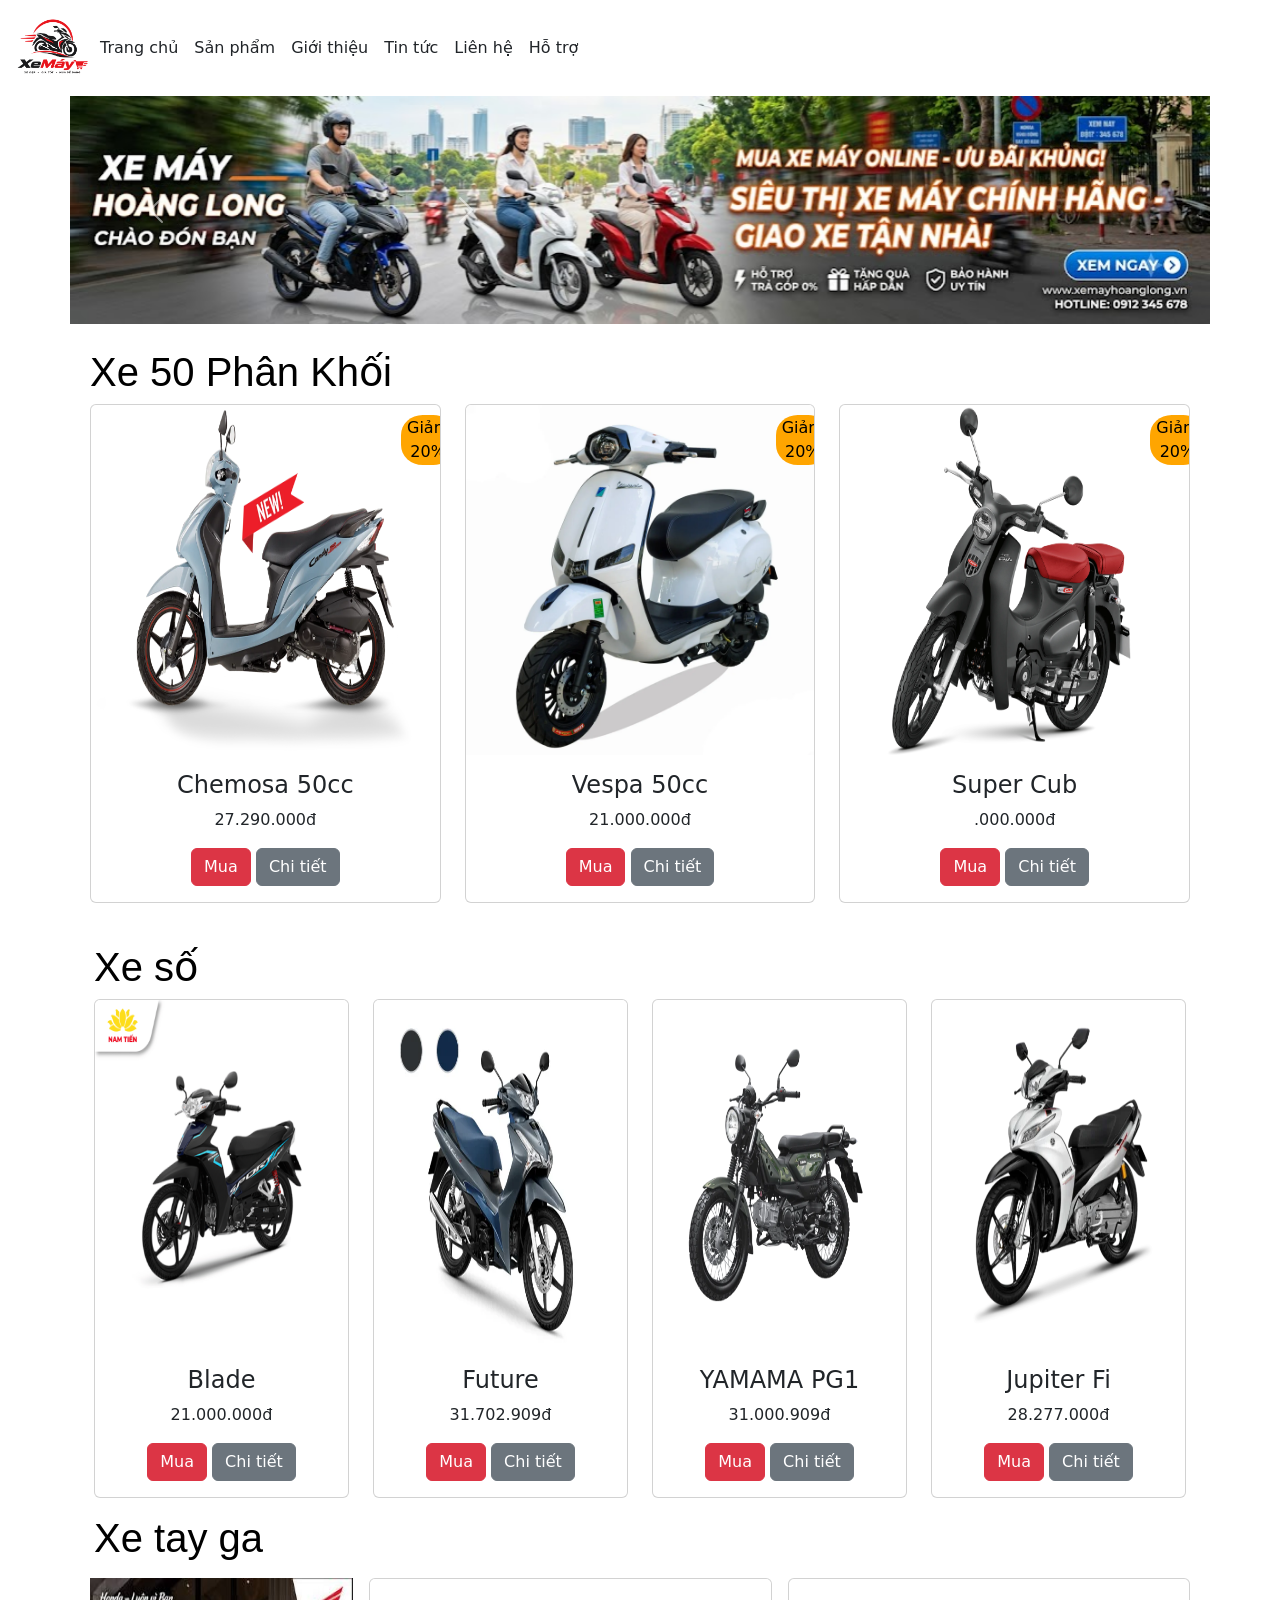
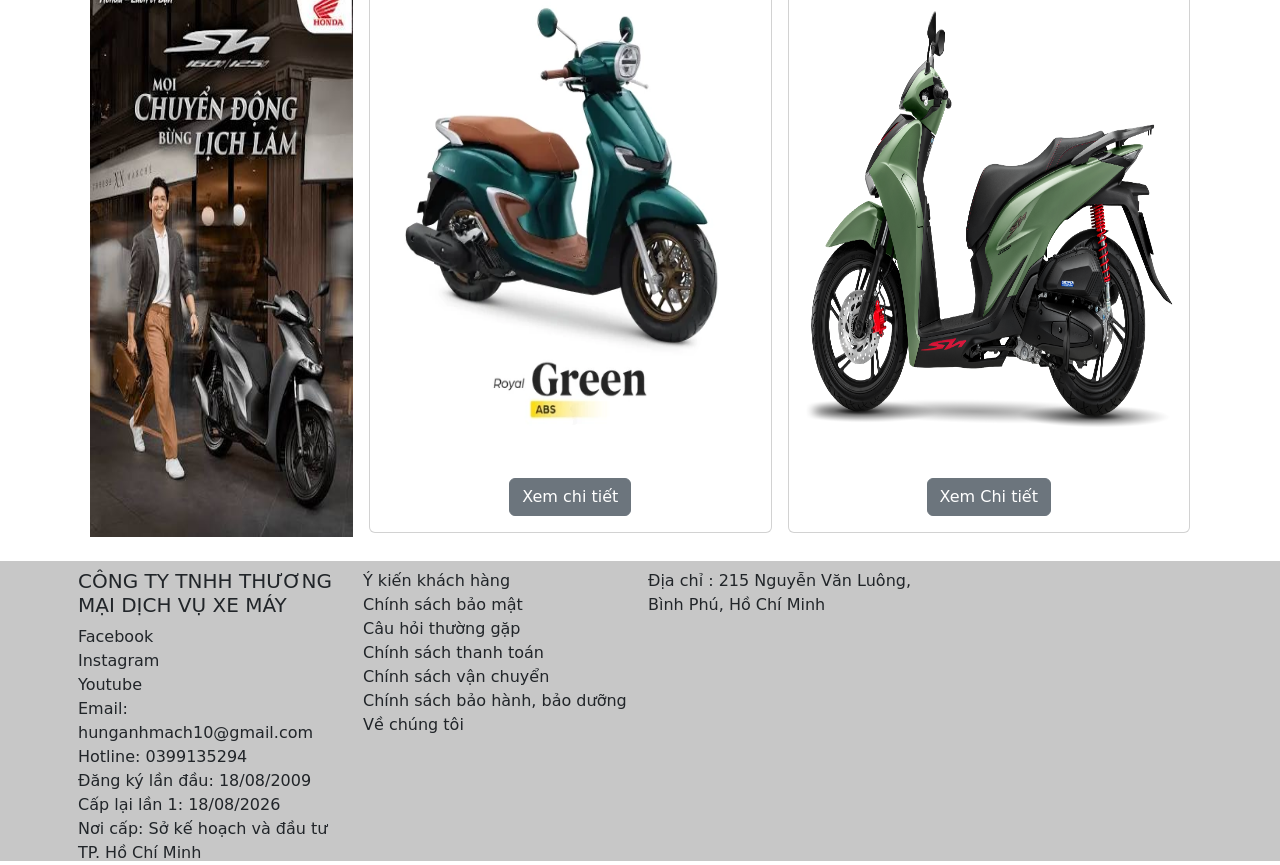
<file: index.html>
<!DOCTYPE html>
<html lang="en">

<head>
  <meta charset="UTF-8">
  <meta http-equiv="X-UA-Compatible" content="IE=edge">
  <meta name="viewport" content="width=device-width, initial-scale=1.0">
  <link href="https://cdn.jsdelivr.net/npm/bootstrap@5.3.8/dist/css/bootstrap.min.css" rel="stylesheet">
  <script src="https://cdn.jsdelivr.net/npm/bootstrap@5.3.8/dist/js/bootstrap.bundle.min.js"></script>
  <link rel="stylesheet" href="css/1.css">
  <title>Chi tiết</title>
</head>

<style>
  .maunen {
    background-color: rgb(199, 199, 199);
  }

  .fbn img {
    width: 100%;
    height: 100%;
  }

  .cha {
    position: relative;
  }

  

  .con {
    position: absolute;
    left: 35%;
    top: 40%;
    font-family: Arial, Helvetica, sans-serif;
  }

  .card img {
    height: 350px;
  }

  .container h1 {
    font-family: Arial, Helvetica, sans-serif;
    color: rgb(0, 0, 0);
  }

  button {
    position: absolute;
    top: 10px;
    left: 310px;
    background-color: orange;
    border: 0;
    padding: 5 10px;
    border-radius: 40%;
    font-weight:500 ;
  }
</style>

<body>

  <div class="container-fluid p-0">
    <nav class="navbar navbar-expand-sm text navbar-dark m2">
      <div class="container-fluid">
        <header style="height: 80px;" class=" d-flex align-items-center m-0 cha">
          <img src="image/logo.png" style="height:80px;">
        
          <button class="navbar-toggler" type="button" data-bs-toggle="collapse" data-bs-target="#collapsibleNavbar">
            <span class="navbar-toggler-icon"></span>
          </button>
          <div class="collapse navbar-collapse" id="collapsibleNavbar">
            <ul class="navbar-nav">
               <li class="nav-item">
                <a class="nav-link text-dark" href="index.html">Trang chủ</a>
              </li>
              <li class="nav-item">
                <a class="nav-link text-dark" href="sanpham.html">Sản phẩm</a>
              </li>
              <li class="nav-item">
                <a class="nav-link text-dark" href="info.html">Giới thiệu</a>
              </li>
              <li class="nav-item">
                <a class="nav-link text-dark" href="tintuc.html">Tin tức</a>
              </li>
              <li class="nav-item">
                <a class="nav-link text-dark" href="#">Liên hệ</a>
              </li>
              <li class="nav-item">
                <a class="nav-link text-dark" href="#">Hỗ trợ</a>
              </li>
            </ul>
          </div>
      </div>
    </nav>
  </div>
  <div class="container p-0">
    <div class="row">
      <div class="col-md-12 ">
        <div id="demo" class="carousel slide" data-bs-ride="carousel">

          <!-- Indicators/dots -->
          <div class="carousel-indicators">
            <button type="button" data-bs-target="#demo" data-bs-slide-to="0" class="active"></button>
            <button type="button" data-bs-target="#demo" data-bs-slide-to="1"></button>
            <button type="button" data-bs-target="#demo" data-bs-slide-to="2"></button>
          </div>

          <!-- The slideshow/carousel -->
          <div class="carousel-inner">
            <div class="carousel-item active">
              <img src="image/banner.webp" alt="Los Angeles" class="d-block w-100" style="height: 100%;">
            </div>
            <div class="carousel-item">
              <img src="image/banner2.jpg" alt="Chicago" class="d-block w-100" style="height: 100%;">
            </div>
            <div class="carousel-item">
              <img src="image/banner3.jpg" alt="New York" class="d-block w-100" style="height: 100%;">
            </div>
          </div>

          <!-- Left and right controls/icons -->
          <button class="carousel-control-prev" type="button" data-bs-target="#demo" data-bs-slide="prev">
            <span class="carousel-control-prev-icon"></span>
          </button>
          <button class="carousel-control-next" type="button" data-bs-target="#demo" data-bs-slide="next">
            <span class="carousel-control-next-icon"></span>
          </button>
        </div>
      </div>

    </div>
  </div>
  <div class="container ">
    <div class="container p-2  ">
      <div class="row my-3">
        <h1>Xe 50 Phân Khối</h1>
        <div class="col-sm-6 col-md-4   ">
          <div class="card text-center">
            <img class="card-img-top" src="image/kymcohemosa50.webp" alt="Card image">
            <div class="card-body">
              <button>Giảm 20%</button>
              <h4 class="card-title">Chemosa 50cc</h4>
              <p class="card-text">27.290.000đ</p>
              <a href="#" class="btn btn-danger">Mua</a>
              <a href="#" class="btn btn-secondary">Chi tiết</a>
            </div>
          </div>
        </div>
        <div class="col-sm-6 col-md-4   ">
          <div class="card text-center">
            <img class="card-img-top" src="image/vespa50.webp" alt="Card image">
            <div class="card-body">
              <button>Giảm 20%</button>
              <h4 class="card-title">Vespa 50cc</h4>
              <p class="card-text">21.000.000đ</p>
              <a href="#" class="btn btn-danger">Mua</a>
              <a href="#" class="btn btn-secondary">Chi tiết</a>
            </div>
          </div>
        </div>
        <div class="col-sm-6 col-md-4   ">
          <div class="card text-center">
            <img class="card-img-top" src="image/supercub.webp" alt="Card image">
            <div class="card-body">
              <button>Giảm 20%</button>
              <h4 class="card-title">Super Cub </h4>
              <p class="card-text">.000.000đ</p>
              <a href="#" class="btn btn-danger">Mua</a>
              <a href="#" class="btn btn-secondary">Chi tiết</a>
            </div>
          </div>
        </div>
      </div>
    </div>


    <div class="container m1">
      <div class="row my-3">
        <h1>Xe số</h1>
        <div class="col-sm-6 col-md-3  ">
          <div class="card text-center">
            <img class="card-img-top" src="image/blade.png" alt="Card image">
            <div class="card-body">
              <h4 class="card-title">Blade</h4>
              <p class="card-text">21.000.000đ</p>
              <a href="#" class="btn btn-danger">Mua</a>
              <a href="#" class="btn btn-secondary">Chi tiết</a>
            </div>
          </div>
        </div>
        <div class="col-sm-6 col-md-3   ">
          <div class="card text-center">
            <img class="card-img-top" src="image/ft125.webp" alt="Card image">
            <div class="card-body">
              <h4 class="card-title">Future</h4>
              <p class="card-text">31.702.909đ</p>
              <a href="#" class="btn btn-danger">Mua</a>
              <a href="#" class="btn btn-secondary">Chi tiết</a>
            </div>
          </div>
        </div>
        <div class="col-sm-6 col-md-3   ">
          <div class="card text-center">
            <img class="card-img-top" src="image/pg1.webp" alt="Card image">
            <div class="card-body">
              <h4 class="card-title">YAMAMA PG1</h4>
              <p class="card-text">31.000.909đ</p>
              <a href="#" class="btn btn-danger">Mua</a>
              <a href="#" class="btn btn-secondary">Chi tiết</a>
            </div>
          </div>
        </div>
        <div class="col-sm-6 col-md-3   ">
          <div class="card text-center">
            <img class="card-img-top" src="image/jptfi.webp" alt="Card image">
            <div class="card-body">
              <h4 class="card-title">Jupiter Fi</h4>
              <p class="card-text">28.277.000đ</p>
              <a href="#" class="btn btn-danger">Mua</a>
              <a href="#" class="btn btn-secondary">Chi tiết</a>

            </div>
          </div>
        </div>
      </div>
    </div>

    <div class="container my-3">
      <div class="row">
        <h1> Xe tay ga </h1>
      </div>

      <div class="row">
        <div class="col-md-3  fbn p-2" style="height:575px ;">
          <img src="image/bannerdung.jpg" alt="">

        </div>
        <div class="col-md-9">
          <div class="row">
            <div class="col-md-6 p-2 " style="height:320px ;">
              <div class="card - text-center">
                <img class="card-img-top" src="image/stylo160.webp" alt="Card image" style="height:475px ;">
                <div class="card-body">
                  <h4 class="card-title"></h4>
                  <a href="#" class="btn btn-secondary">Xem chi tiết</a>

                </div>
              </div>
            </div>
            <div class="col-md-6 p-2 " style="height:320px ;">
              <div class="card - text-center">
                <img class="card-img-top" src="image/sh160.png" alt="Card image" style="height:475px ;">
                <div class="card-body">
                  <h4 class="card-title"></h4>
                  <a href="chitiet.html" class="btn btn-secondary">Xem Chi tiết</a>

                </div>
              </div>
            </div>
          </div>
        </div>
      </div>
    </div>
  </div>

  <div class="container-fluid maunen">
    <div class="container">
      <footer>
        <div class="row">
          <div class="col-md-3 p-2" style="height: 300px;">
            <h5> CÔNG TY TNHH THƯƠNG MẠI DỊCH VỤ XE MÁY<br></h5>
            <p> Facebook <br>
              Instagram <br>
              Youtube <br>
              Email: hunganhmach10@gmail.com <br>
              Hotline: 0399135294 <br>
              Đăng ký lần đầu: 18/08/2009 <br>
              Cấp lại lần 1: 18/08/2026 <br>
              Nơi cấp: Sở kế hoạch và đầu tư TP. Hồ Chí Minh <br>
            </p>
          </div>
          <div class="col-md-3 p-2" style="height: 300px;">
            <p>
              Ý kiến khách hàng <br>
              Chính sách bảo mật<br>
              Câu hỏi thường gặp<br>
              Chính sách thanh toán<br>
              Chính sách vận chuyển<br>
              Chính sách bảo hành, bảo dưỡng<br>
              Về chúng tôi <br>


          </div>
          <div class="col-md-3 p-2" style="height: 300px;">
            Địa chỉ : 215 Nguyễn Văn Luông, Bình Phú, Hồ Chí Minh <br>
            <iframe
              src="https://www.google.com/maps/embed?pb=!1m18!1m12!1m3!1d3919.8777102141967!2d106.63146967592768!3d10.743907259790934!2m3!1f0!2f0!3f0!3m2!1i1024!2i768!4f13.1!3m3!1m2!1s0x31752e794ceeb2e7%3A0x60feca181d4f1dd3!2zVHLGsOG7nW5nIENhbyDEkeG6s25nIEtpbmggdOG6vyBL4bu5IHRodeG6rXQgVHAuSENN!5e0!3m2!1svi!2s!4v1789953333121!5m2!1svi!2s"
              width="200" height="200" style="border:0;" allowfullscreen="" loading="lazy"
              referrerpolicy="strict-origin-when-cross-origin"></iframe>
          </div>
        </div>
      </footer>
    </div>
  </div>
</body>

</html>
</file>
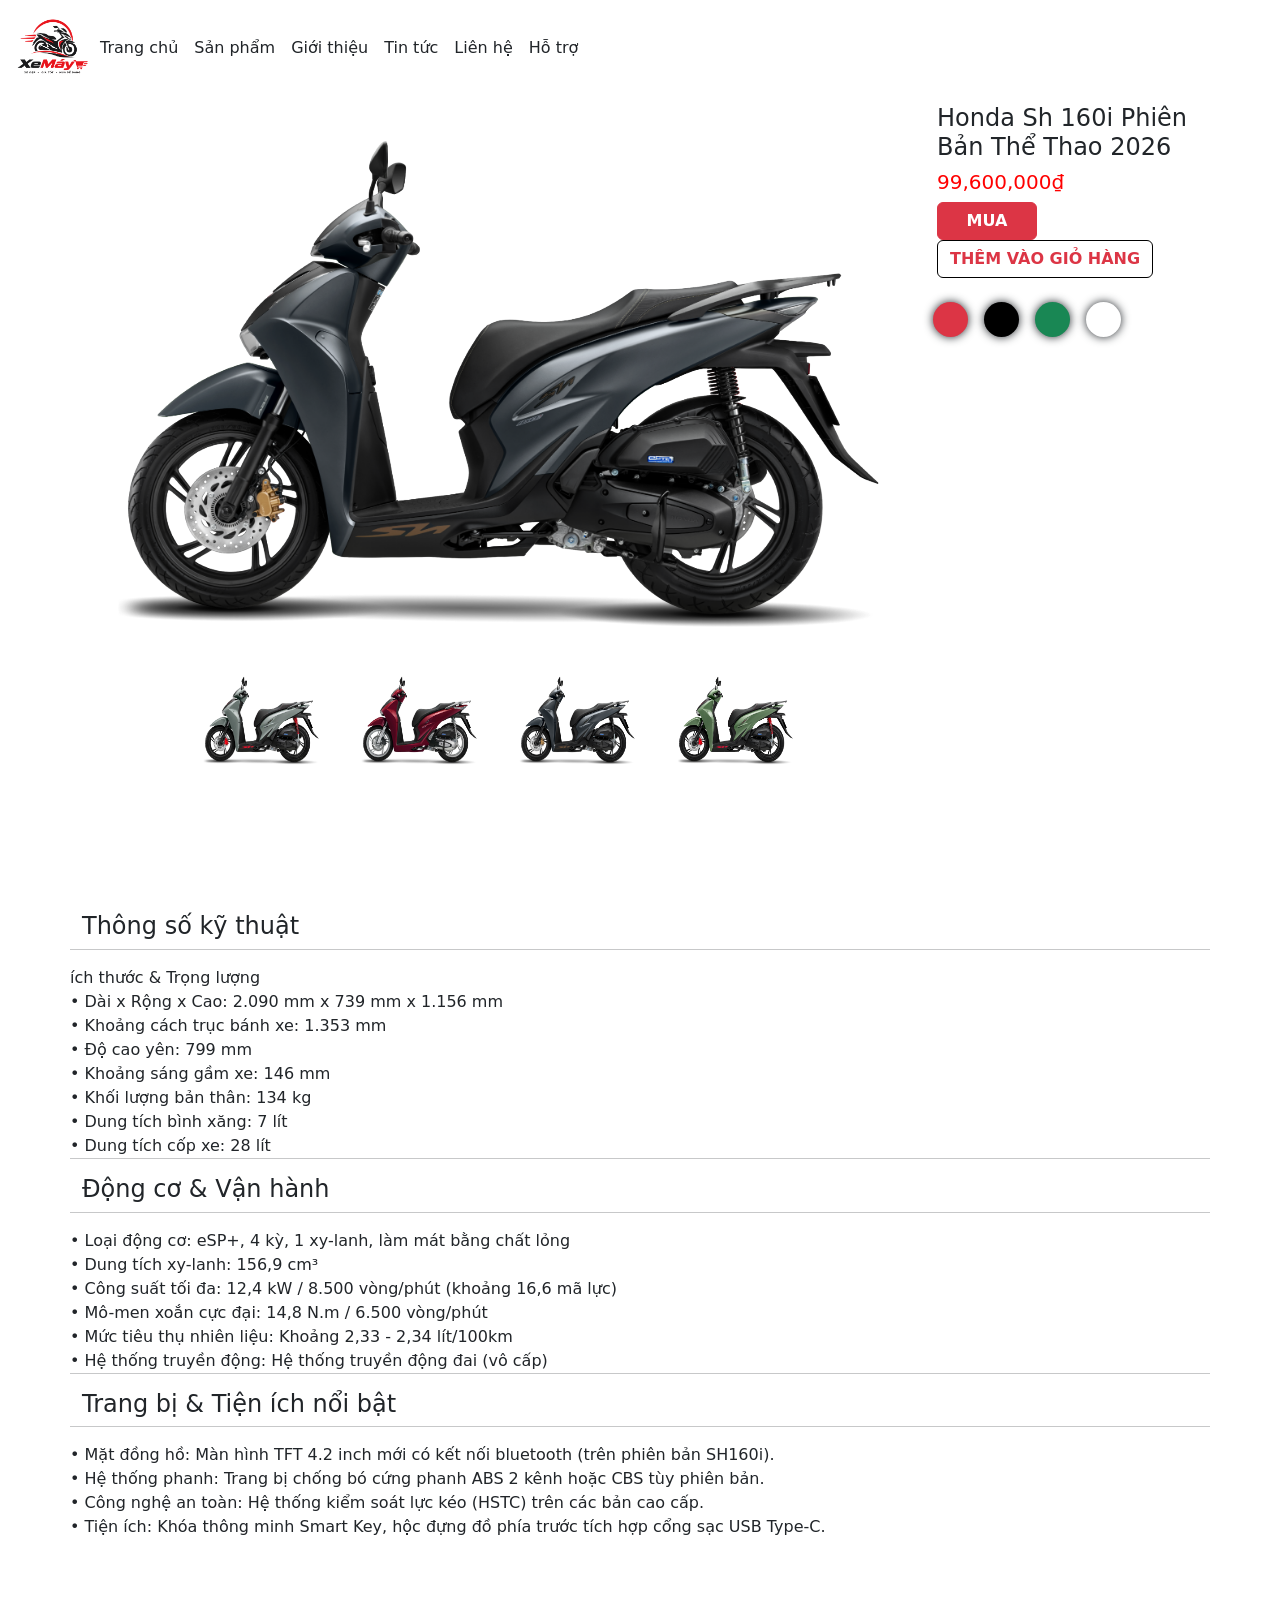
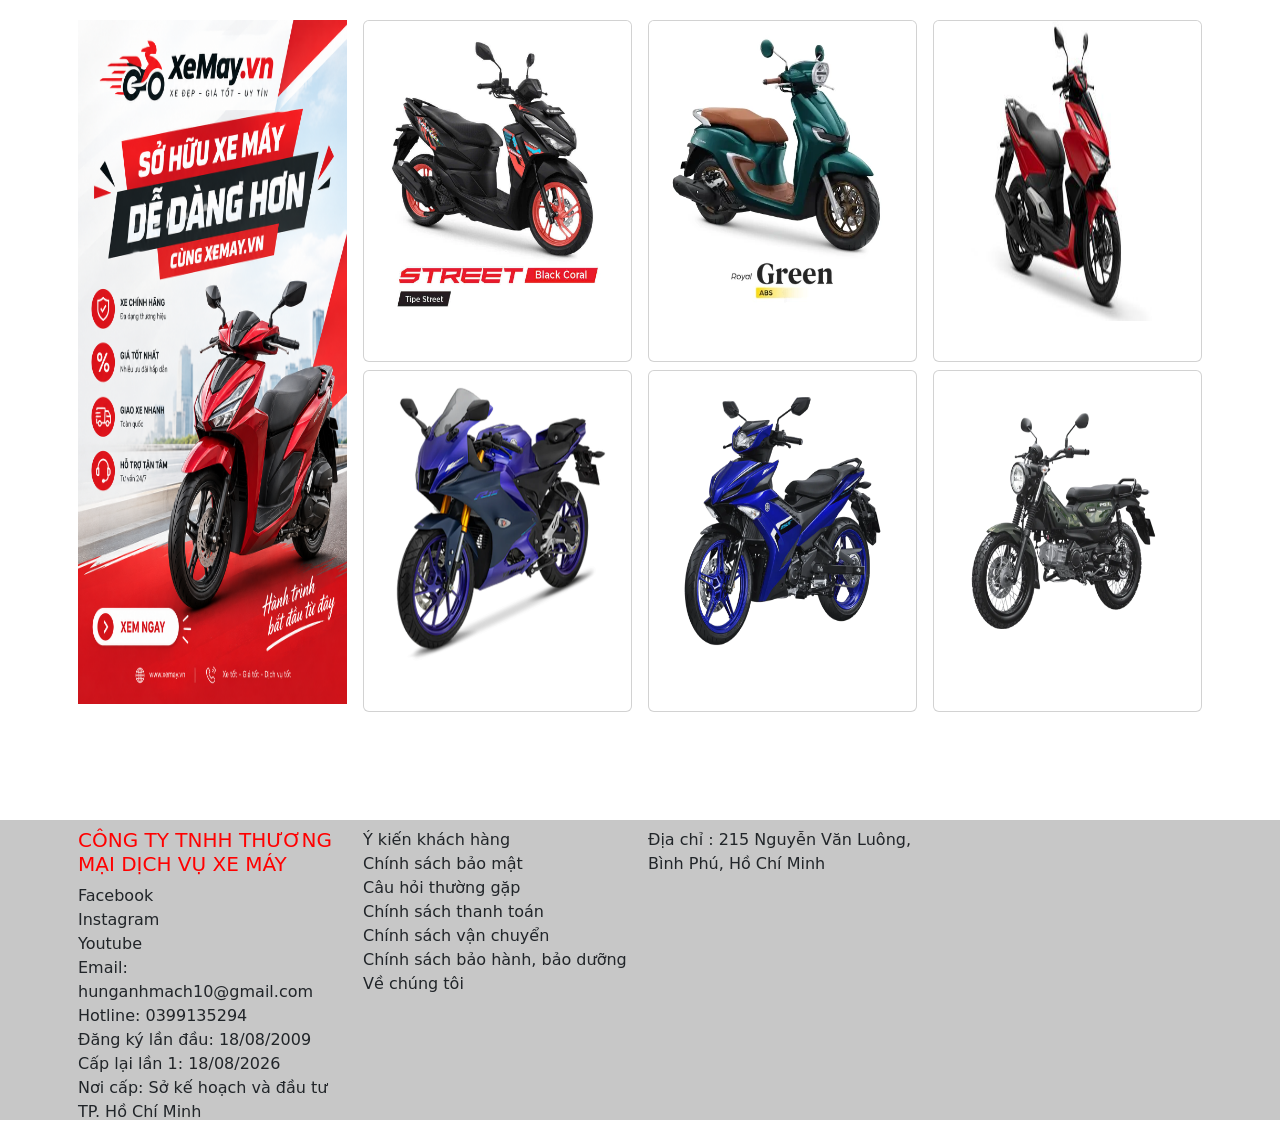
<file: chitiet.html>
<!DOCTYPE html>
<html lang="en">

<head>
  <meta charset="UTF-8">
  <meta http-equiv="X-UA-Compatible" content="IE=edge">
  <meta name="viewport" content="width=device-width, initial-scale=1.0">
  <link href="https://cdn.jsdelivr.net/npm/bootstrap@5.3.8/dist/css/bootstrap.min.css" rel="stylesheet">
  <script src="https://cdn.jsdelivr.net/npm/bootstrap@5.3.8/dist/js/bootstrap.bundle.min.js"></script>
  <link rel="stylesheet" href="css/2.css">
  <title>Trang Chủ</title>
</head>

<style>
  .maunen {
    background-color: rgb(199, 199, 199);
  }

  .container h5 {
    color: red;
  }

  .fbn img {
    width: 100%;
    height: 100%;
  }

  .cha {
    position: relative;
  }

  .m1 {
    background: rg(255, 164, 150);
    padding: 5px;
  }

  .con {
    position: absolute;
    left: 35%;
    top: 40%;
    font-family: Arial, Helvetica, sans-serif;
  }


  .container h1 {
    font-family: Arial, Helvetica, sans-serif;
    color: rgb(0, 0, 0);
  }



  .fram1 img {
    width: 100%;
    height: 100%;
  }

  .fram1:hover {
    box-shadow: 0 0 10px gray;
    border-radius: 10%;
  }

  .nav-item:hover {
    box-shadow: 0 0 10px gray;
    border-radius: 10%;
  }

  .navbar-brand:hover {
    box-shadow: 0 0 10px gray;
    border-radius: 10%;
  }

  .nav-link:hover {
    box-shadow: 0 0 10px gray;
    border-radius: 10%;
  }
</style>

<body>

  <div class="container-fluid p-0 text-center">
    <nav class="navbar navbar-expand-sm text navbar-dark m2">
      <div class="container-fluid">
        <header style="height: 80px;" class=" d-flex align-items-center m-0 cha">
          <img src="image/logo.png" style="height:80px;">


          <button class="navbar-toggler" type="button" data-bs-toggle="collapse" data-bs-target="#collapsibleNavbar">
            <span class="navbar-toggler-icon"></span>
          </button>
          <div class="collapse navbar-collapse" id="collapsibleNavbar">
            <ul class="navbar-nav">
              <li class="nav-item">
                <a class="nav-link text-dark" href="index.html">Trang chủ</a>
              </li>
              <li class="nav-item">
                <a class="nav-link text-dark" href="sanpham.html">Sản phẩm</a>
              </li>
              <li class="nav-item">
                <a class="nav-link text-dark" href="info.html">Giới thiệu</a>
              </li>
              <li class="nav-item">
                <a class="nav-link text-dark" href="tintuc.html">Tin tức</a>
              </li>
              <li class="nav-item">
                <a class="nav-link text-dark" href="#">Liên hệ</a>
              </li>
              <li class="nav-item">
                <a class="nav-link text-dark" href="#">Hỗ trợ</a>
              </li>
            </ul>
          </div>
      </div>
    </nav>
  </div>

  <div class="container my-2">
    <div class="row">
      <div class="col-md-9" style="height:800px ;">
        <div class="col-md-12">
          <!-- Carousel -->
          <div id="demo" class="carousel slide" data-bs-ride="carousel">

            <!-- Indicators/dots -->
            <div class="carousel-indicators">
              <button type="button" data-bs-target="#demo" data-bs-slide-to="0" class="active"></button>
              <button type="button" data-bs-target="#demo" data-bs-slide-to="1"></button>
              <button type="button" data-bs-target="#demo" data-bs-slide-to="2"></button>
              <button type="button" data-bs-target="#demo" data-bs-slide-to="3"></button>
            </div>

            <!-- The slideshow/carousel -->
            <div class="carousel-inner">
              <div class="carousel-item active">
                <img src="image/sh160.png" alt="Los Angeles" class="d-block w-100">
              </div>
              <div class="carousel-item active">
                <img src="image/sh160den.png" alt="Los Angeles" class="d-block w-100">
              </div>
              <div class="carousel-item">
                <img src="image/sh160do.jpg" alt="Chicago" class="d-block w-100">
              </div>
              <div class="carousel-item">
                <img src="image/sh160itrang.jpg" alt="New York" class="d-block w-100">
              </div>
            </div>

            <!-- Left and right controls/icons -->
            <button class="carousel-control-prev" type="button" data-bs-target="#demo" data-bs-slide="prev">
              <span class="carousel-control-prev-icon"></span>
            </button>
            <button class="carousel-control-next" type="button" data-bs-target="#demo" data-bs-slide="next">
              <span class="carousel-control-next-icon"></span>
            </button>
          </div>
        </div>
        <div class="row d-flex justify-content-center p-2">
          <div class="fram1 m-1 " style="height :100px; width:150px ;">
            <img src="image/sh160itrang.jpg" alt="">
          </div>
          <div class="fram1 m-1 " style="height :100px; width:150px ;">
            <img src="image/sh160do.jpg" alt="">
          </div>
          <div class="fram1 m-1 " style="height :100px; width:150px ;">
            <img src="image/sh160den.png" alt="">
          </div>
          <div class="fram1 m-1 " style="height :100px; width:150px ;">
            <img src="image/sh160.png" alt="">
          </div>
        </div>
      </div>
      <div class="col-md-3  " style="height:400px ;">


        <h4>Honda Sh 160i Phiên Bản Thể Thao 2026</h4>
        <h5>99,600,000₫</h5>

        <a href="" class="btn btn-danger fw-bold " style="width: 100px;">MUA</a>
        <a href="" class="btn  border-black text-danger fw-bold">THÊM VÀO GIỎ HÀNG</a>
        <div class="row my-4">
          <div class="c1 bg-danger mx-2" style="width:35px ; height: 35px; border-radius: 50% ; box-shadow:0 0 10px ;">
          </div>
          <div class="c1 bg-black mx-2" style="width:35px ; height: 35px; border-radius: 50% ; box-shadow:0 0 10px ;">
          </div>
          <div class="c1 bg-success mx-2" style="width:35px ; height: 35px; border-radius: 50% ; box-shadow:0 0 10px ;">
          </div>
          <div class="c1 bg-white mx-2" style="width:35px ; height: 35px; border-radius: 50% ; box-shadow:0 0 10px ;">
          </div>

        </div>
      </div>
    </div>
  </div>


  <div class="container" style="height: 700px;">
    <div class="row">
      <h4>Thông số kỹ thuật </h4>
      <hr>
      ích thước & Trọng lượng <br>
      • Dài x Rộng x Cao: 2.090 mm x 739 mm x 1.156 mm <br>
      • Khoảng cách trục bánh xe: 1.353 mm <br>
      • Độ cao yên: 799 mm <br>
      • Khoảng sáng gầm xe: 146 mm <br>
      • Khối lượng bản thân: 134 kg <br>
      • Dung tích bình xăng: 7 lít <br>
      • Dung tích cốp xe: 28 lít
      <hr>

      <h4> Động cơ & Vận hành </h4>
      <hr>
      • Loại động cơ: eSP+, 4 kỳ, 1 xy-lanh, làm mát bằng chất lỏng <br>
      • Dung tích xy-lanh: 156,9 cm³ <br>
      • Công suất tối đa: 12,4 kW / 8.500 vòng/phút (khoảng 16,6 mã lực) <br>
      • Mô-men xoắn cực đại: 14,8 N.m / 6.500 vòng/phút <br>
      • Mức tiêu thụ nhiên liệu: Khoảng 2,33 - 2,34 lít/100km <br>
      • Hệ thống truyền động: Hệ thống truyền động đai (vô cấp)
      <hr>
      <h4> Trang bị & Tiện ích nổi bật </h4>
      <hr>
      • Mặt đồng hồ: Màn hình TFT 4.2 inch mới có kết nối bluetooth (trên phiên bản SH160i). <br>
      • Hệ thống phanh: Trang bị chống bó cứng phanh ABS 2 kênh hoặc CBS tùy phiên bản. <br>
      • Công nghệ an toàn: Hệ thống kiểm soát lực kéo (HSTC) trên các bản cao cấp. <br>
      • Tiện ích: Khóa thông minh Smart Key, hộc đựng đồ phía trước tích hợp cổng sạc USB Type-C. <br>
      </h1>
    </div>
  </div>
  <div class="container " style="height: 800px;">
    <div class="row">
      <div class="col-md-3  fbn p-2" style="height:700px ;">
        <img src="image/bannerdung2.png" alt="">
      </div>
      <div class="col-md-9">
        <div class="row">
          <div class="col-md-4 p-2 " style="height:350px ;">
            <div class="card - text-center">
              <img class="card-img-top" src="image/vario125.webp" alt="Card image" style="height:300px ;">

              <div class="card-body">
                <h4 class="card-title"></h4>
              </div>
            </div>
          </div>
          <div class="col-md-4 p-2 " style="height:350px ;">
            <div class="card - text-center">
              <img class="card-img-top" src="image/stylo160.webp" alt="Card image" style="height:300px ;">
              <div class="card-body">
                <h4 class="card-title"></h4>
              </div>
            </div>
          </div>
          <div class="col-md-4 p-2 " style="height:350px ;">
            <div class="card - text-center">
              <img class="card-img-top" src="image/vario160.jpg" alt="Card image" style="height:300px ;">
              <div class="card-body">
                <h4 class="card-title"></h4>
              </div>
            </div>
          </div>
          <div class="col-md-4 p-2 " style="height:350px ;">
            <div class="card - text-center">
              <img class="card-img-top" src="image/r15.webp" alt="Card image" style="height:300px ;">
              <div class="card-body">
                <h4 class="card-title"></h4>
              </div>
            </div>
          </div>
          <div class="col-md-4 p-2 " style="height:350px ;">
            <div class="card - text-center">
              <img class="card-img-top" src="image/ex155.webp" alt="Card image" style="height:300px ;">
              <div class="card-body">
                <h4 class="card-title"></h4>
              </div>
            </div>
          </div>
          <div class="col-md-4 p-2 " style="height:350px ;">
            <div class="card - text-center">
              <img class="card-img-top" src="image/pg1.webp" alt="Card image" style="height:300px ;">
              <div class="card-body">
                <h4 class="card-title"></h4>
              </div>
            </div>
          </div>
        </div>
      </div>
    </div>
  </div>
  </div>
  </div>



  <div class="container-fluid mt-2 maunen">
    <div class="container">
      <footer>
        <div class="row">
          <div class="col-md-3 p-2" style="height: 300px;">
            <h5> CÔNG TY TNHH THƯƠNG MẠI DỊCH VỤ XE MÁY<br></h5>
            <p> Facebook <br>
              Instagram <br>
              Youtube <br>
              Email: hunganhmach10@gmail.com <br>
              Hotline: 0399135294 <br>
              Đăng ký lần đầu: 18/08/2009 <br>
              Cấp lại lần 1: 18/08/2026 <br>
              Nơi cấp: Sở kế hoạch và đầu tư TP. Hồ Chí Minh <br>
            </p>
          </div>
          <div class="col-md-3 p-2" style="height: 300px;">
            <p>
              Ý kiến khách hàng <br>
              Chính sách bảo mật<br>
              Câu hỏi thường gặp<br>
              Chính sách thanh toán<br>
              Chính sách vận chuyển<br>
              Chính sách bảo hành, bảo dưỡng<br>
              Về chúng tôi <br>
            </p>

          </div>
          <div class="col-md-3 p-2" style="height: 300px;">
            Địa chỉ : 215 Nguyễn Văn Luông, Bình Phú, Hồ Chí Minh <br>
            <iframe
              src="https://www.google.com/maps/embed?pb=!1m18!1m12!1m3!1d3919.8777102141967!2d106.63146967592768!3d10.743907259790934!2m3!1f0!2f0!3f0!3m2!1i1024!2i768!4f13.1!3m3!1m2!1s0x31752e794ceeb2e7%3A0x60feca181d4f1dd3!2zVHLGsOG7nW5nIENhbyDEkeG6s25nIEtpbmggdOG6vyBL4bu5IHRodeG6rXQgVHAuSENN!5e0!3m2!1svi!2s!4v1789953333121!5m2!1svi!2s"
              width="200" height="200" style="border:0;" allowfullscreen="" loading="lazy"
              referrerpolicy="strict-origin-when-cross-origin"></iframe>
          </div>
        </div>
      </footer>
    </div>
  </div>
</body>

</html>
</file>
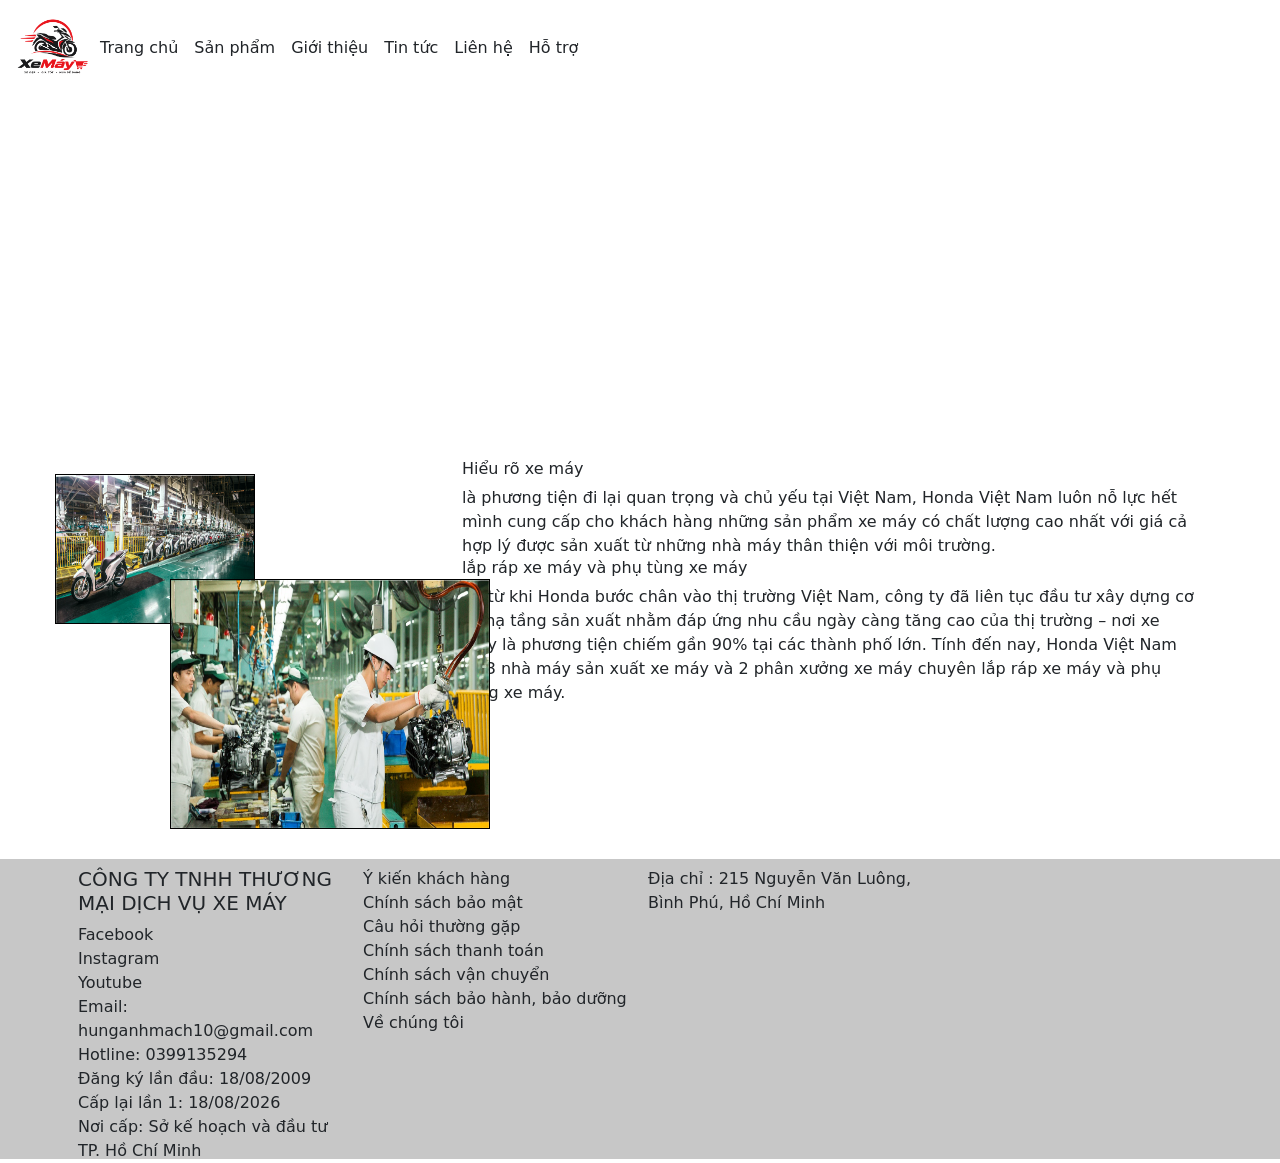
<file: info.html>
<!DOCTYPE html>
<html lang="en">

<head>
  <meta charset="UTF-8">
  <meta http-equiv="X-UA-Compatible" content="IE=edge">
  <meta name="viewport" content="width=device-width, initial-scale=1.0">
  <link href="https://cdn.jsdelivr.net/npm/bootstrap@5.3.8/dist/css/bootstrap.min.css" rel="stylesheet">
  <script src="https://cdn.jsdelivr.net/npm/bootstrap@5.3.8/dist/js/bootstrap.bundle.min.js"></script>
  <link rel="stylesheet" href="css/1.css">
  <title>Chi tiết</title>
</head>

<style>
  .maunen {
    background-color: rgb(199, 199, 199);
  }

  .fbn img {
    width: 100%;
    height: 100%;
  }

  .cha {
    position: relative;
  }



  .con {
    position: absolute;
    left: 35%;
    top: 40%;
    font-family: Arial, Helvetica, sans-serif;
  }

  .card img {
    height: 350px;
  }

  .container h1 {
    font-family: Arial, Helvetica, sans-serif;
    color: rgb(0, 0, 0);
  }

  button {
    position: absolute;
    top: 10px;
    left: 310px;
    background-color: orange;
    border: 0;
    padding: 5 10px;
    border-radius: 40%;
    font-weight: 500;
  }

  .fr-0 {
    position: relative;
  }

  .fr-1 {
    position: absolute;
    top: 15px;
    left: -15px;
    height: 150px;
    width: 200px;
    border: 1px solid black;
  }

  .fr-2 {
    position: absolute;
    top: 120px;
    left: 100px;

    height: 250px;
    width: 320px;
    border: 1px solid black;
  }
</style>

<body>

  <div class="container-fluid p-0">
    <nav class="navbar navbar-expand-sm text navbar-dark m2">
      <div class="container-fluid">
        <header style="height: 80px;" class=" d-flex align-items-center m-0 cha">
          <img src="image/logo.png" style="height:80px;">

          <button class="navbar-toggler" type="button" data-bs-toggle="collapse" data-bs-target="#collapsibleNavbar">
            <span class="navbar-toggler-icon"></span>
          </button>
          <div class="collapse navbar-collapse" id="collapsibleNavbar">
            <ul class="navbar-nav">
              <li class="nav-item">
                <a class="nav-link text-dark" href="index.html">Trang chủ</a>
              </li>
              <li class="nav-item">
                <a class="nav-link text-dark" href="sanpham.html">Sản phẩm</a>
              </li>
              <li class="nav-item">
                <a class="nav-link text-dark" href="#">Giới thiệu</a>
              </li>
              <li class="nav-item">
                <a class="nav-link text-dark" href="tintuc.html">Tin tức</a>
              </li>
              <li class="nav-item">
                <a class="nav-link text-dark" href="#">Liên hệ</a>
              </li>
              <li class="nav-item">
                <a class="nav-link text-dark" href="#">Hỗ trợ</a>
              </li>
            </ul>
          </div>
      </div>
    </nav>
  </div>
  <div class="container">
    <div class="row">
      <iframe width="560" height="315" src="https://www.youtube.com/embed/syOfmcAEP6g?si=EmzWGQJ6nqoBggyQ"
        title="YouTube video player" frameborder="0"
        allow="accelerometer; autoplay; clipboard-write; encrypted-media; gyroscope; picture-in-picture; web-share"
        referrerpolicy="strict-origin-when-cross-origin" allowfullscreen></iframe>
    </div>
  </div>
  <div class="container mt-5">
    <div class="row">
      <div class="col-md-4  fr-0" style="height: 400px;">
        <div class="fr-1">
          <img src="image/gioithieu1.png" style="height:100% ; width: 100%;">
        </div>
        <div class="fr-2">
          <img src="image/gioithieu2.png" style="height:100% ; width: 100%;">
        </div>
      </div>
      <div class="col-md-8 " style="height: 400px;">
        <h6> Hiểu rõ xe máy </h6>là phương tiện đi lại quan trọng và chủ yếu tại Việt Nam, Honda Việt Nam luôn nỗ lực
        hết mình
        cung cấp cho khách hàng những sản phẩm xe máy có chất lượng cao nhất với giá cả hợp lý được sản xuất từ những
        nhà máy thân thiện với môi trường.
        <h6> lắp ráp xe máy và phụ tùng xe máy </h6>Kể từ khi Honda bước chân vào thị trường Việt Nam, công ty đã liên
        tục đầu tư xây dựng
        cơ sở hạ tầng sản xuất nhằm đáp ứng nhu cầu ngày càng tăng cao của thị trường – nơi xe máy là phương tiện chiếm
        gần 90% tại các thành phố lớn. Tính đến nay, Honda Việt Nam có 3 nhà máy sản xuất xe máy và 2 phân xưởng xe máy
        chuyên lắp ráp xe máy và phụ tùng xe máy.
      </div>
    </div>

  </div>




  <div class="container-fluid maunen">
    <div class="container">
      <footer>
        <div class="row">
          <div class="col-md-3 p-2" style="height: 300px;">
            <h5> CÔNG TY TNHH THƯƠNG MẠI DỊCH VỤ XE MÁY<br></h5>
            <p> Facebook <br>
              Instagram <br>
              Youtube <br>
              Email: hunganhmach10@gmail.com <br>
              Hotline: 0399135294 <br>
              Đăng ký lần đầu: 18/08/2009 <br>
              Cấp lại lần 1: 18/08/2026 <br>
              Nơi cấp: Sở kế hoạch và đầu tư TP. Hồ Chí Minh <br>
            </p>
          </div>
          <div class="col-md-3 p-2" style="height: 300px;">
            <p>
              Ý kiến khách hàng <br>
              Chính sách bảo mật<br>
              Câu hỏi thường gặp<br>
              Chính sách thanh toán<br>
              Chính sách vận chuyển<br>
              Chính sách bảo hành, bảo dưỡng<br>
              Về chúng tôi <br>


          </div>
          <div class="col-md-3 p-2" style="height: 300px;">
            Địa chỉ : 215 Nguyễn Văn Luông, Bình Phú, Hồ Chí Minh <br>
            <iframe
              src="https://www.google.com/maps/embed?pb=!1m18!1m12!1m3!1d3919.8777102141967!2d106.63146967592768!3d10.743907259790934!2m3!1f0!2f0!3f0!3m2!1i1024!2i768!4f13.1!3m3!1m2!1s0x31752e794ceeb2e7%3A0x60feca181d4f1dd3!2zVHLGsOG7nW5nIENhbyDEkeG6s25nIEtpbmggdOG6vyBL4bu5IHRodeG6rXQgVHAuSENN!5e0!3m2!1svi!2s!4v1789953333121!5m2!1svi!2s"
              width="200" height="200" style="border:0;" allowfullscreen="" loading="lazy"
              referrerpolicy="strict-origin-when-cross-origin"></iframe>
          </div>
        </div>
      </footer>
    </div>
  </div>
</body>

</html>
</file>
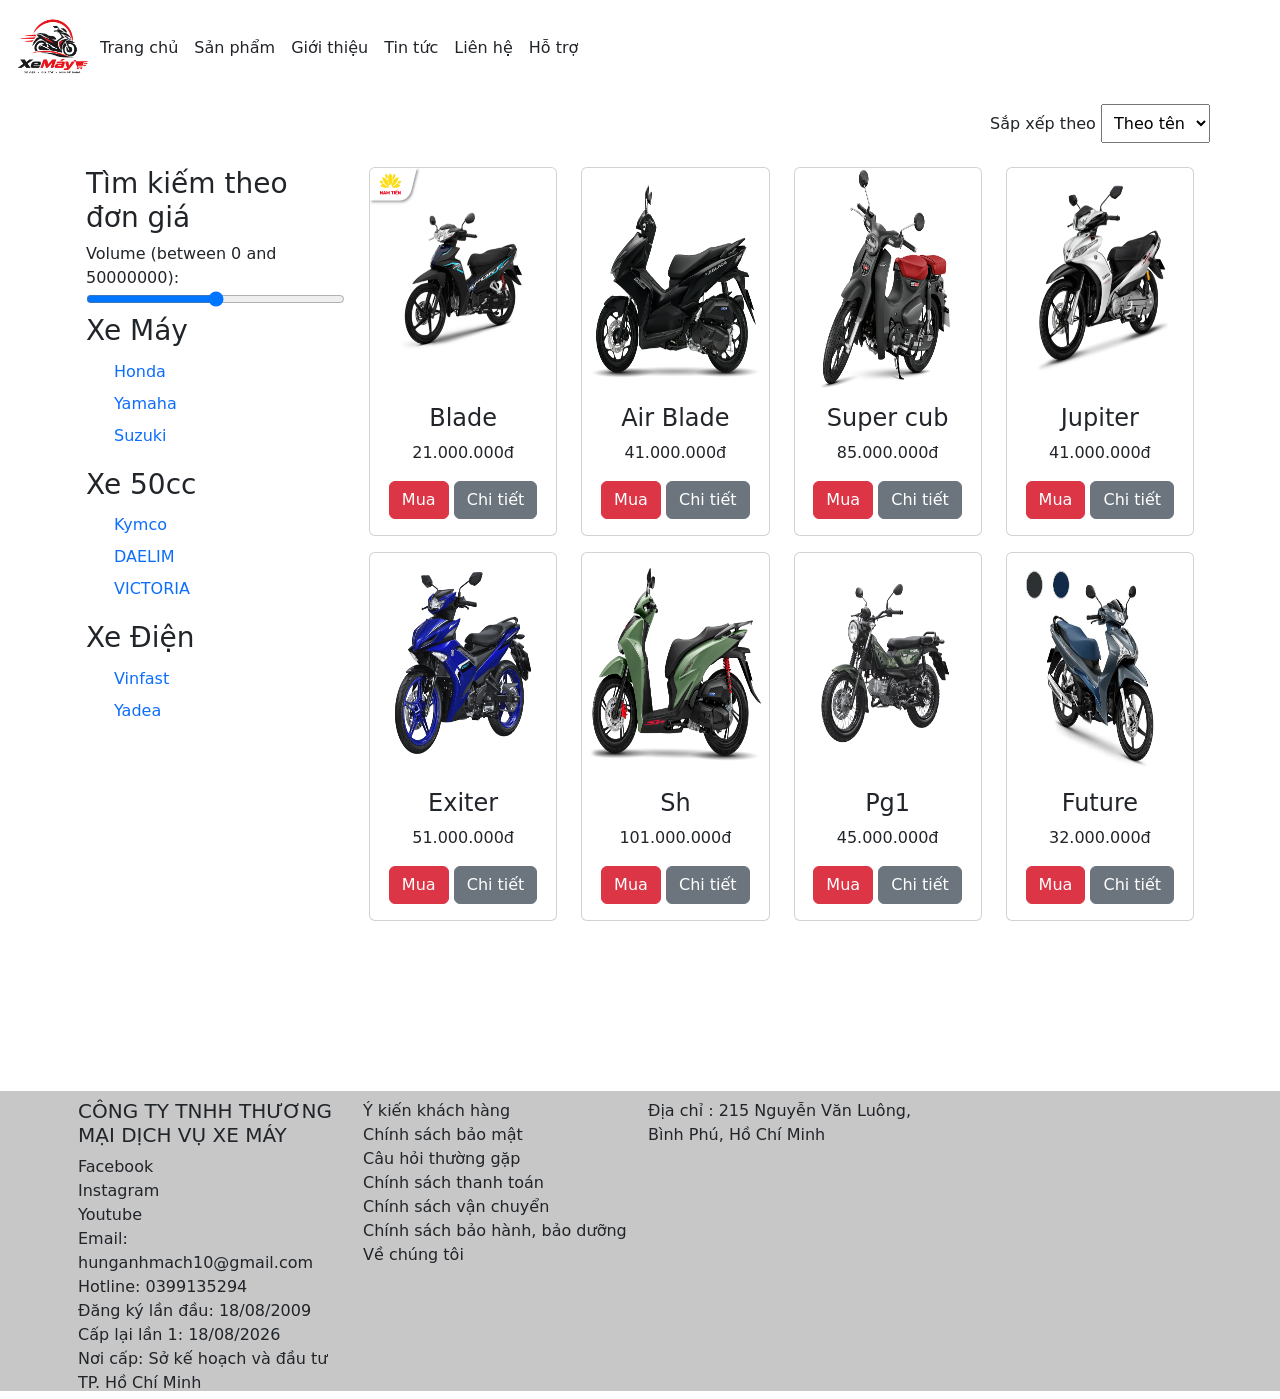
<file: sanpham.html>
<!DOCTYPE html>
<html lang="en">

<head>
  <meta charset="UTF-8">
  <meta http-equiv="X-UA-Compatible" content="IE=edge">
  <meta name="viewport" content="width=device-width, initial-scale=1.0">
  <link href="https://cdn.jsdelivr.net/npm/bootstrap@5.3.8/dist/css/bootstrap.min.css" rel="stylesheet">
  <script src="https://cdn.jsdelivr.net/npm/bootstrap@5.3.8/dist/js/bootstrap.bundle.min.js"></script>
  <link rel="stylesheet" href="css/3.css">
  <title>Sản Phẩm </title>
</head>

<style>
  .fbn img {
    width: 100%;
    height: 100%;
  }

  .card img {
    height: 220px;
  }

  .cha {
    position: relative;
  }

  .m1 {
    background: rgb(177, 57, 38);
    padding: 5px;
  }

  .con {
    position: absolute;
    left: 35%;
    top: 40%;
    font-family: Arial, Helvetica, sans-serif;
  }

  .container h1 {
    font-family: Arial, Helvetica, sans-serif;
    color: rgb(0, 0, 0);
  }

  .bannertintuc img {
    width: 100%;
    height: 240px;
  }

  .bnnho img {
    width: 100%;
    height: 50%;
  }

  .maunen {
    background-color: rgb(199, 199, 199);
  }

  .nav-link:hover {
    box-shadow: 0 0 10px gray;
    border-radius: 10%;
  }
</style>

<body>

  <div class="container-fluid p-0">
    <nav class="navbar navbar-expand-sm text navbar-dark m2">
      <div class="container-fluid">
        <header style="height: 80px;" class=" d-flex align-items-center m-0 cha">
          <img src="image/logo.png" style="height:80px;">

          <button class="navbar-toggler" type="button" data-bs-toggle="collapse" data-bs-target="#collapsibleNavbar">
            <span class="navbar-toggler-icon"></span>
          </button>
          <div class="collapse navbar-collapse" id="collapsibleNavbar">
            <ul class="navbar-nav">
              <li class="nav-item">
                <a class="nav-link text-dark" href="index.html">Trang chủ</a>
              </li>
              <li class="nav-item">
                <a class="nav-link text-dark" href="#">Sản phẩm</a>
              </li>
              <li class="nav-item">
                <a class="nav-link text-dark" href="info.html">Giới thiệu</a>
              </li>
              <li class="nav-item">
                <a class="nav-link text-dark" href="tintuc.html">Tin tức</a>
              </li>
              <li class="nav-item">
                <a class="nav-link text-dark" href="#">Liên hệ</a>
              </li>
              <li class="nav-item">
                <a class="nav-link text-dark" href="#">Hỗ trợ</a>
              </li>
            </ul>
          </div>
      </div>
    </nav>
  </div>

  <div class="container my-2">
    <div class="row">
      <div class="col-md-6"></div>
      <div class="col-md-6 text-end p-0">
        <label for="">Sắp xếp theo</label>
        <select name="" id="" class="p-2">
          <option value="">Theo tên</option>
          <option value="">Theo giá</option>
        </select>
      </div>
    </div>
  </div>

  <div class="container p-3">
    <div class="row">
      <div class="col-md-3" style="height:600px ; ">
        <h3>Tìm kiếm theo đơn giá</h3>
        <form action="/action_page.php">
          <label for="vol">Volume (between 0 and 50000000):</label>
          <input type="range" id="vol" name="vol" min="0" max="50000000" class="w-100">
        </form>

        <div class="row">
          <h3>Xe Máy</h3>
        </div>
        <div class="row" id="xemay">
          <ul>
            <li class="ms-4 p-1"><a href="">Honda</a></li>
            <li class="ms-4 p-1"> <a href="">Yamaha</a></li>
            <li class="ms-4 p-1"><a href="">Suzuki</a></li>
          </ul>
        </div>

        <div class="row">
          <h3>Xe 50cc</h3>
        </div>
        <div class="row" id="xe50cc">
          <ul>
            <li class="ms-4 p-1"><a href="">Kymco</a></li>
            <li class="ms-4 p-1"> <a href="">DAELIM</a></li>
            <li class="ms-4 p-1"><a href="">VICTORIA</a></li>
          </ul>
        </div>

        <div class="row">
          <h3>Xe Điện</h3>
        </div>
        <div class="row" id="xedien">
          <ul>
            <li class="ms-4 p-1"><a href="">Vinfast</a></li>
            <li class="ms-4 p-1"> <a href="">Yadea</a></li>

          </ul>
        </div>
      </div>

      <div class="col-md-9" style="height:900px ;">
        <div class="row">
          <div class="col-sm-6 col-md-3  ">
            <div class="card text-center">
              <img class="card-img-top" src="image/blade.png" alt="Card image">
              <div class="card-body">
                <h4 class="card-title">Blade</h4>
                <p class="card-text">21.000.000đ</p>
                <a href="#" class="btn btn-danger">Mua</a>
                <a href="#" class="btn btn-secondary">Chi tiết</a>
              </div>
            </div>
          </div>
          <div class="col-sm-6 col-md-3  ">
            <div class="card text-center">
              <img class="card-img-top" src="image/ab125.png" alt="Card image">
              <div class="card-body">
                <h4 class="card-title">Air Blade</h4>
                <p class="card-text">41.000.000đ</p>
                <a href="#" class="btn btn-danger">Mua</a>
                <a href="#" class="btn btn-secondary">Chi tiết</a>
              </div>
            </div>
          </div>
          <div class="col-sm-6 col-md-3  ">
            <div class="card text-center">
              <img class="card-img-top" src="image/supercub.webp" alt="Card image">
              <div class="card-body">
                <h4 class="card-title">Super cub</h4>
                <p class="card-text">85.000.000đ</p>
                <a href="#" class="btn btn-danger">Mua</a>
                <a href="#" class="btn btn-secondary">Chi tiết</a>
              </div>
            </div>
          </div>
          <div class="col-sm-6 col-md-3  ">
            <div class="card text-center">
              <img class="card-img-top" src="image/jptfi.webp" alt="Card image">
              <div class="card-body">
                <h4 class="card-title">Jupiter</h4>
                <p class="card-text">41.000.000đ</p>
                <a href="#" class="btn btn-danger">Mua</a>
                <a href="#" class="btn btn-secondary">Chi tiết</a>
              </div>
            </div>
          </div>
        </div>
        <div class="row my-3">
          <div class="col-sm-6 col-md-3  ">
            <div class="card text-center">
              <img class="card-img-top" src="image/ex155.webp" alt="Card image">
              <div class="card-body">
                <h4 class="card-title">Exiter</h4>
                <p class="card-text">51.000.000đ</p>
                <a href="#" class="btn btn-danger">Mua</a>
                <a href="#" class="btn btn-secondary">Chi tiết</a>
              </div>
            </div>
          </div>
          <div class="col-sm-6 col-md-3  ">
            <div class="card text-center">
              <img class="card-img-top" src="image/sh160.png" alt="Card image">
              <div class="card-body">
                <h4 class="card-title">Sh</h4>
                <p class="card-text">101.000.000đ</p>
                <a href="#" class="btn btn-danger">Mua</a>
                <a href="chitiet.html" class="btn btn-secondary">Chi tiết</a>
              </div>
            </div>
          </div>
          <div class="col-sm-6 col-md-3  ">
            <div class="card text-center">
              <img class="card-img-top" src="image/pg1.webp" alt="Card image">
              <div class="card-body">
                <h4 class="card-title">Pg1</h4>
                <p class="card-text">45.000.000đ</p>
                <a href="#" class="btn btn-danger">Mua</a>
                <a href="#" class="btn btn-secondary">Chi tiết</a>
              </div>
            </div>
          </div>
          <div class="col-sm-6 col-md-3  ">
            <div class="card text-center">
              <img class="card-img-top" src="image/ft125.webp" alt="Card image">
              <div class="card-body">
                <h4 class="card-title">Future</h4>
                <p class="card-text">32.000.000đ</p>
                <a href="#" class="btn btn-danger">Mua</a>
                <a href="#" class="btn btn-secondary">Chi tiết</a>
              </div>
            </div>
          </div>
        </div>
      </div>
    </div>
    </div>


    <div class="container-fluid  maunen my-2  ">
      <div class="container">
        <footer>
          <div class="row">
            <div class="col-md-3 p-2" style="height: 300px;">
              <h5> CÔNG TY TNHH THƯƠNG MẠI DỊCH VỤ XE MÁY<br></h5>
              <p> Facebook <br>
                Instagram <br>
                Youtube <br>
                Email: hunganhmach10@gmail.com <br>
                Hotline: 0399135294 <br>
                Đăng ký lần đầu: 18/08/2009 <br>
                Cấp lại lần 1: 18/08/2026 <br>
                Nơi cấp: Sở kế hoạch và đầu tư TP. Hồ Chí Minh <br>
              </p>
            </div>
            <div class="col-md-3 p-2" style="height: 300px;">
              <p>
                Ý kiến khách hàng <br>
                Chính sách bảo mật<br>
                Câu hỏi thường gặp<br>
                Chính sách thanh toán<br>
                Chính sách vận chuyển<br>
                Chính sách bảo hành, bảo dưỡng<br>
                Về chúng tôi <br>
              </p>
            </div>
            <div class="col-md-3 p-2" style="height: 300px;">
              Địa chỉ : 215 Nguyễn Văn Luông, Bình Phú, Hồ Chí Minh <br>
              <iframe
                src="https://www.google.com/maps/embed?pb=!1m18!1m12!1m3!1d3919.8777102141967!2d106.63146967592768!3d10.743907259790934!2m3!1f0!2f0!3f0!3m2!1i1024!2i768!4f13.1!3m3!1m2!1s0x31752e794ceeb2e7%3A0x60feca181d4f1dd3!2zVHLGsOG7nW5nIENhbyDEkeG6s25nIEtpbmggdOG6vyBL4bu5IHRodeG6rXQgVHAuSENN!5e0!3m2!1svi!2s!4v1789953333121!5m2!1svi!2s"
                width="200" height="200" style="border:0;" allowfullscreen="" loading="lazy"
                referrerpolicy="strict-origin-when-cross-origin"></iframe>
            </div>
          </div>
        </footer>
      </div>
    </div>
</body>

</html>
</file>
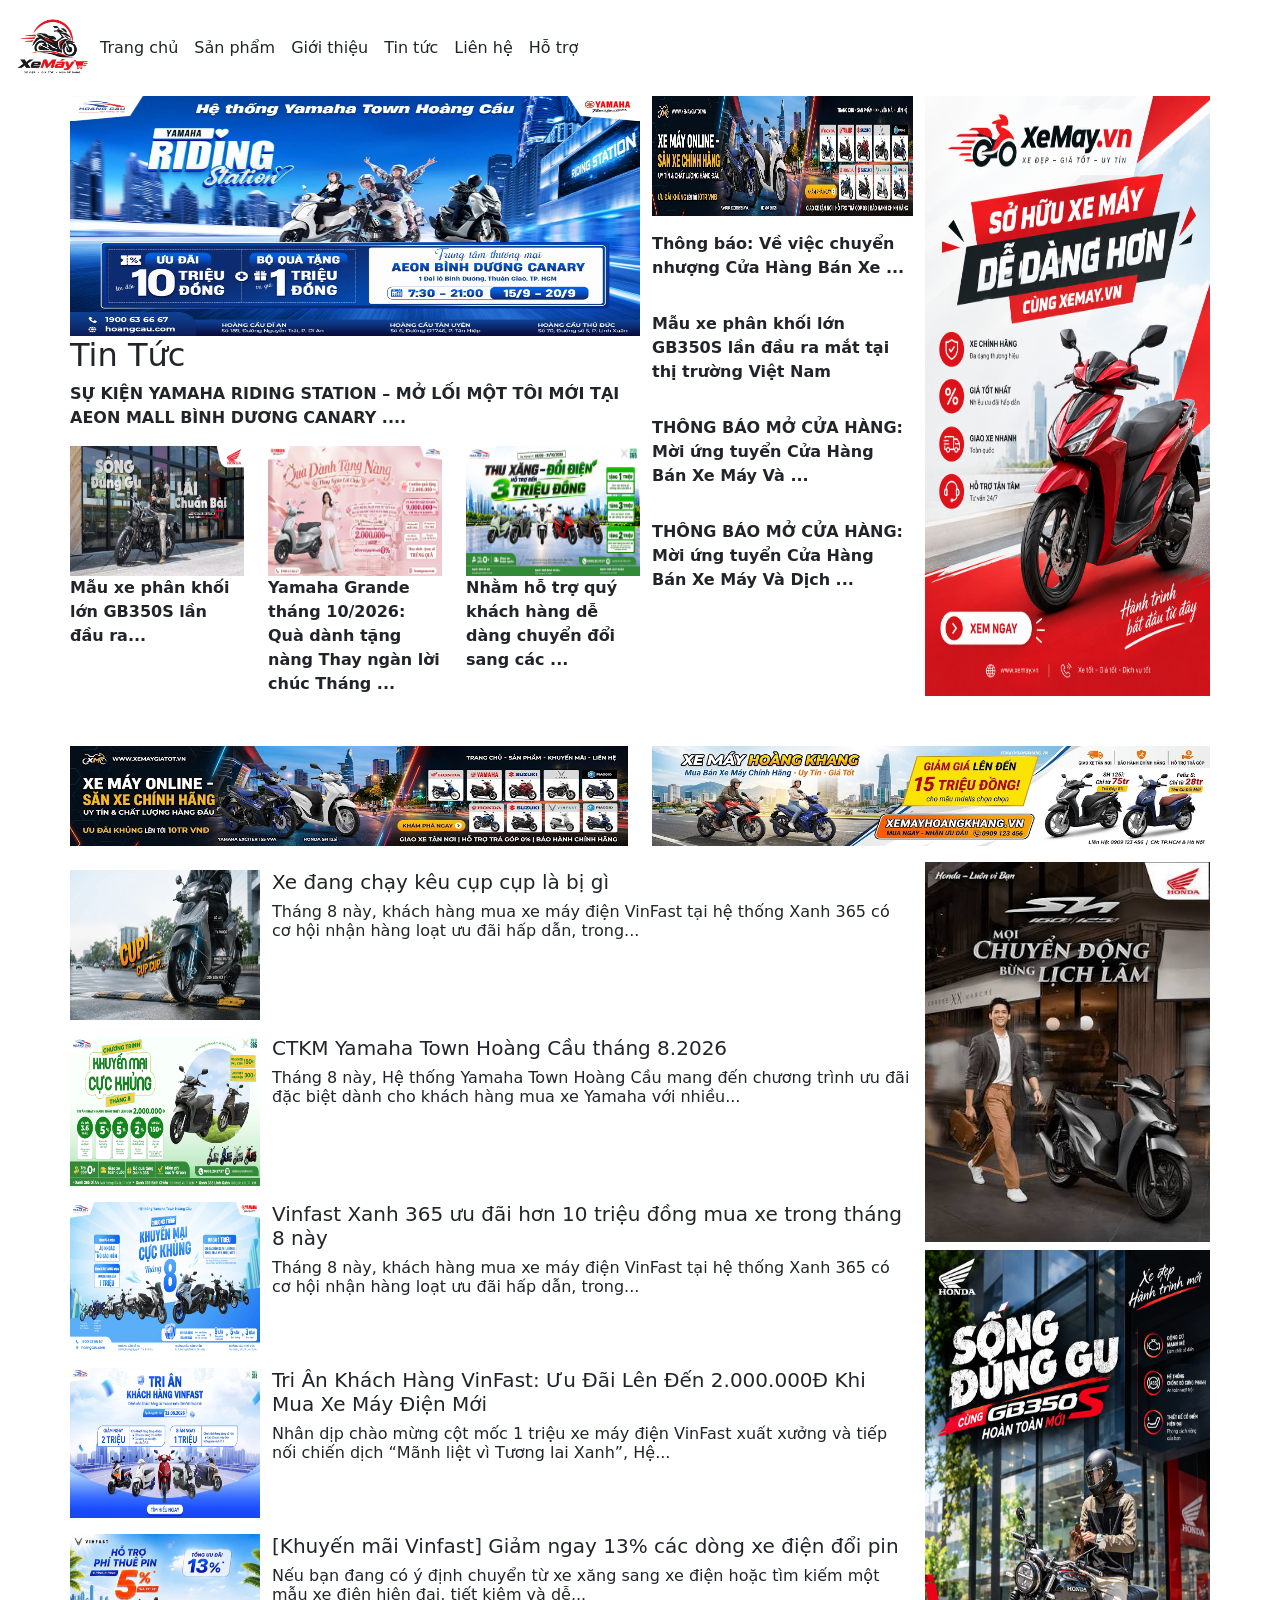
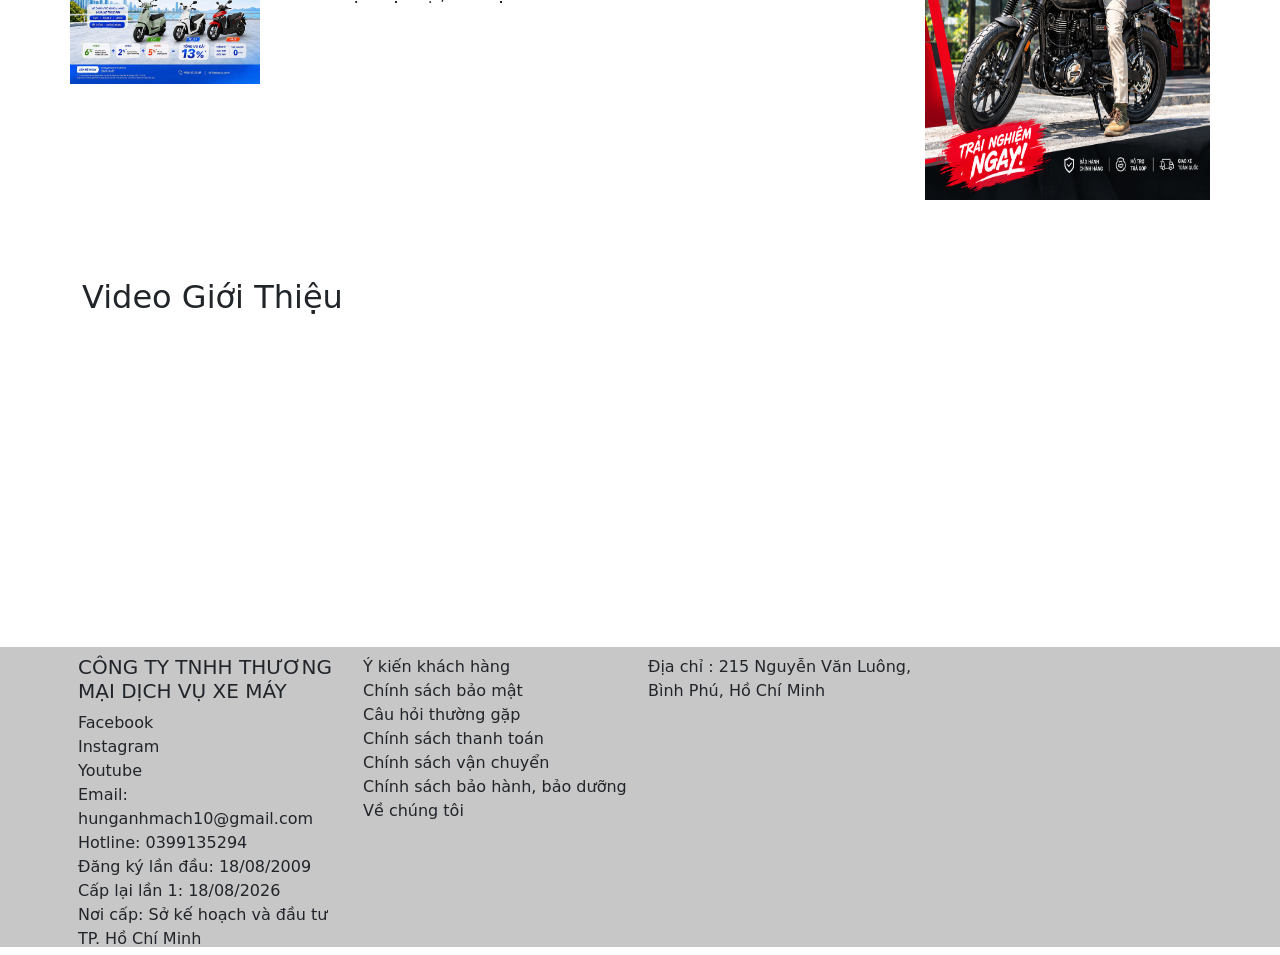
<file: tintuc.html>
<!DOCTYPE html>
<html lang="en">

<head>
  <meta charset="UTF-8">
  <meta http-equiv="X-UA-Compatible" content="IE=edge">
  <meta name="viewport" content="width=device-width, initial-scale=1.0">
  <link href="https://cdn.jsdelivr.net/npm/bootstrap@5.3.8/dist/css/bootstrap.min.css" rel="stylesheet">
  <script src="https://cdn.jsdelivr.net/npm/bootstrap@5.3.8/dist/js/bootstrap.bundle.min.js"></script>
  <link rel="stylesheet" href="css/1.css">
  <title>Tin Tức</title>
</head>

<style>
  .fbn img {
    width: 100%;
    height: 100%;
  }

  .cha {
    position: relative;
  }

  .m1 {
    background: rgb(177, 57, 38);
    padding: 5px;
  }

  .con {
    position: absolute;
    left: 35%;
    top: 40%;
    font-family: Arial, Helvetica, sans-serif;
  }

  .card img {
    height: 350px;
  }

  .container h1 {
    font-family: Arial, Helvetica, sans-serif;
    color: rgb(0, 0, 0);
  }

  .bannertintuc img {
    width: 100%;
    height: 240px;
  }

  .bnnho img {
    width: 100%;
    height: 50%;
  }

  .maunen {
    background-color: rgb(199, 199, 199);
  }
   .nav-link:hover {
    box-shadow: 0 0 10px gray;
    border-radius: 10%;
  }
</style>

<body>

  <div class="container-fluid p-0">
    <nav class="navbar navbar-expand-sm text navbar-dark m2">
      <div class="container-fluid">
        <header style="height: 80px;" class=" d-flex align-items-center m-0 cha">
          <img src="image/logo.png" style="height:80px;">

          <button class="navbar-toggler" type="button" data-bs-toggle="collapse" data-bs-target="#collapsibleNavbar">
            <span class="navbar-toggler-icon"></span>
          </button>
          <div class="collapse navbar-collapse" id="collapsibleNavbar">
            <ul class="navbar-nav">
              <li class="nav-item">
                <a class="nav-link text-dark" href="index.html">Trang chủ</a>
              </li>
              <li class="nav-item">
                <a class="nav-link text-dark" href="sanpham.html">Sản phẩm</a>
              </li>
              <li class="nav-item">
                <a class="nav-link text-dark" href="info.html">Giới thiệu</a>
              </li>
              <li class="nav-item">
                <a class="nav-link text-dark" href="#">Tin tức</a>
              </li>
              <li class="nav-item">
                <a class="nav-link text-dark" href="#">Liên hệ</a>
              </li>
              <li class="nav-item">
                <a class="nav-link text-dark" href="#">Hỗ trợ</a>
              </li>
            </ul>
          </div>
      </div>
    </nav>
  </div>

  <div class="container">
    <div class="row">
      <div class="col-md-6 p-0" style="height:650px;">
        <div class="bannertintuc">
          <img src="image/bntt.webp" alt="">
        </div>
        <div class="row">
          <h2>Tin Tức</h2>
        </div>
        <div class="row fw-semibold">
          <p>SỰ KIỆN YAMAHA RIDING STATION – MỞ LỐI MỘT TÔI MỚI TẠI AEON MALL BÌNH DƯƠNG CANARY
            ....
          </p>
        </div>
        <div class="row">
          <div class="col-md-4 bnnho" style="height : 260px ;">
            <img src="image/ttnho.png" alt="">
            <div class="row  fw-semibold">
              <p>Mẫu xe phân khối lớn GB350S lần đầu ra...</p>
            </div>
          </div>
          <div class="col-md-4 bnnho" style="height : 260px ; ">
            <img src="image/ttnho1.webp" alt="">
            <div class="row  fw-semibold">
              <p>Yamaha Grande tháng 10/2026: Quà dành tặng nàng Thay ngàn lời chúc Tháng ...</p>
            </div>
          </div>
          <div class="col-md-4 bnnho" style="height : 260px ; ">
            <img src="image/ttnho2.webp" alt="">
            <div class="row  fw-semibold">
              <p>Nhằm hỗ trợ quý khách hàng dễ dàng chuyển đổi sang các ...</p>
            </div>
          </div>
        </div>
      </div>
      <div class="col-md-3" style="height:600px;">
        <img src="image/banner3.jpg " style="height: 20% ;  width: 100%; " alt="">
        <div class="row my-3 fw-semibold">
          <p> Thông báo: Về việc chuyển nhượng Cửa Hàng Bán Xe ...
        </div>
        <div class="row my-3 fw-semibold">
          <p> Mẫu xe phân khối lớn GB350S lần đầu ra mắt tại thị trường Việt Nam </p>
        </div>
        <div class="row my-3 fw-semibold">
          <p>THÔNG BÁO MỞ CỬA HÀNG: Mời ứng tuyển Cửa Hàng Bán Xe Máy Và ...</p>
        </div>
        <div class="row my-3 fw-semibold">
          <p>THÔNG BÁO MỞ CỬA HÀNG: Mời ứng tuyển Cửa Hàng Bán Xe Máy Và Dịch ...</p>
        </div>

      </div>
      <div class="col-md-3 p-0" style="height:600px; ">
        <img src="image/bannerdung2.png " style="width: 100%; height: 100%;" alt="">
      </div>
    </div>
  </div>

  <div class="container p-0">
    <div class="row ">
      <div class="col-md-6">
        <img src="image/banner3.jpg" style="width:100% ;" height="100px" alt="">
      </div>
      <div class="col-md-6">
        <img src="image/banner2.jpg" style="width:100% ;" height="100px" alt="">
      </div>
    </div>
  </div>

  <div class="container my-3">
    <div class="row ">
      <div class="col-md-2 " style="height:600px  ; ">
        <div class="row">
          <div class="col-md-2 my-2 p-0" style="height:150px ;width: 100% ; ">
            <img src="image/1.webp" style="height:100% ; width:100% ;" alt="">
          </div>
          <div class="col-md-2 my-2  p-0" style="height:150px ;width: 100% ; ">
            <img src="image/2.webp" style="height:100% ; width:100% ;" alt="">
          </div>
          <div class="col-md-2 my-2  p-0" style="height:150px ;width: 100% ; ">
            <img src="image/3.webp" style="height:100% ; width:100% ;" alt="">
          </div>
          <div class="col-md-2 my-2  p-0 " style="height:150px ;width: 100% ; ">
            <img src="image/4.webp" style="height:100% ; width:100% ;" alt="">
          </div>
          <div class="col-md-2 my-2  p-0" style="height:150px ;width: 100% ; ">
            <img src="image/5.webp" style="height:100% ; width:100% ;" alt="">
          </div>
        </div>
      </div>
      <div class="col-md-7" style="height:850px  ; ">
        <div class="row">
          <div class="col-md-7 my-2" style="height:150px ; width: 100%;">
            <h5>Xe đang chạy kêu cụp cụp là bị gì</h5>
            <h6>Tháng 8 này, khách hàng mua xe máy điện VinFast tại hệ thống Xanh 365 có cơ hội nhận hàng loạt ưu đãi
              hấp dẫn, trong...</h6>
          </div>
          <div class="col-md-7 my-2" style="height:150px ; width: 100%;">
            <h5>CTKM Yamaha Town Hoàng Cầu tháng 8.2026</h5>
            <h6>Tháng 8 này, Hệ thống Yamaha Town Hoàng Cầu mang đến chương trình ưu đãi đặc biệt dành cho khách hàng
              mua xe Yamaha với nhiều...</h6>
          </div>
          <div class="col-md-7 my-2" style="height:150px ; width: 100%;">
            <h5>Vinfast Xanh 365 ưu đãi hơn 10 triệu đồng mua xe trong tháng 8 này</h5>
            <h6>Tháng 8 này, khách hàng mua xe máy điện VinFast tại hệ thống Xanh 365 có cơ hội nhận hàng loạt ưu đãi
              hấp dẫn, trong...</h6>
          </div>
          <div class="col-md-7 my-2" style="height:150px ; width: 100%;">
            <h5>Tri Ân Khách Hàng VinFast: Ưu Đãi Lên Đến 2.000.000Đ Khi Mua Xe Máy Điện Mới</h5>
            <h6>Nhân dịp chào mừng cột mốc 1 triệu xe máy điện VinFast xuất xưởng và tiếp nối chiến dịch “Mãnh liệt vì
              Tương lai Xanh”, Hệ...</h6>
          </div>
          <div class="col-md-7 my-2" style="height:150px ; width: 100%;">
            <h5>
              [Khuyến mãi Vinfast] Giảm ngay 13% các dòng xe điện đổi pin</h5>
            <h6>Nếu bạn đang có ý định chuyển từ xe xăng sang xe điện hoặc tìm kiếm một mẫu xe điện hiện đại, tiết kiệm
              và dễ...</h6>
          </div>
        </div>
      </div>
      <div class="col-md-3 p-0" style="height:1000px  ; ">
        <div class="row ">
          <img src="image/bannerdung.jpg " style="width: 100%;">
        </div>
        <div class="row my-2">
          <img src="image/6.png" style="height: 550px ; width: 100%;">
        </div>
      </div>
    </div>
  </div>
  <div class="container">
    <div class="row">
      <h2>Video Giới Thiệu</h2>
    </div>
    <div class="row">
      <iframe width="560" height="315" src="https://www.youtube.com/embed/mJk8FYo3yDk?si=1IIiHToPk4yw5Zti"
        title="YouTube video player" frameborder="0"
        allow="accelerometer; autoplay; clipboard-write; encrypted-media; gyroscope; picture-in-picture; web-share"
        referrerpolicy="strict-origin-when-cross-origin" allowfullscreen></iframe>
    </div>
  </div>


  <div class="container-fluid  maunen my-2  ">
    <div class="container">
      <footer>
        <div class="row">
          <div class="col-md-3 p-2" style="height: 300px;">
            <h5> CÔNG TY TNHH THƯƠNG MẠI DỊCH VỤ XE MÁY<br></h5>
            <p> Facebook <br>
              Instagram <br>
              Youtube <br>
              Email: hunganhmach10@gmail.com <br>
              Hotline: 0399135294 <br>
              Đăng ký lần đầu: 18/08/2009 <br>
              Cấp lại lần 1: 18/08/2026 <br>
              Nơi cấp: Sở kế hoạch và đầu tư TP. Hồ Chí Minh <br>
            </p>
          </div>
          <div class="col-md-3 p-2" style="height: 300px;">
            <p>
              Ý kiến khách hàng <br>
              Chính sách bảo mật<br>
              Câu hỏi thường gặp<br>
              Chính sách thanh toán<br>
              Chính sách vận chuyển<br>
              Chính sách bảo hành, bảo dưỡng<br>
              Về chúng tôi <br>


          </div>
          <div class="col-md-3 p-2" style="height: 300px;">
            Địa chỉ : 215 Nguyễn Văn Luông, Bình Phú, Hồ Chí Minh <br>
            <iframe
              src="https://www.google.com/maps/embed?pb=!1m18!1m12!1m3!1d3919.8777102141967!2d106.63146967592768!3d10.743907259790934!2m3!1f0!2f0!3f0!3m2!1i1024!2i768!4f13.1!3m3!1m2!1s0x31752e794ceeb2e7%3A0x60feca181d4f1dd3!2zVHLGsOG7nW5nIENhbyDEkeG6s25nIEtpbmggdOG6vyBL4bu5IHRodeG6rXQgVHAuSENN!5e0!3m2!1svi!2s!4v1789953333121!5m2!1svi!2s"
              width="200" height="200" style="border:0;" allowfullscreen="" loading="lazy"
              referrerpolicy="strict-origin-when-cross-origin"></iframe>
          </div>
        </div>
      </footer>
    </div>
  </div>
</body>

</html>
</file>
<file: css/1.css>
@media screen and (max-width: 1200px    ){
        h1{
            font-size: 28px;

        } 
        p  {
            font-size: 22px;
        }
}
    @media screen and (max-width: 992px    ){
        h1{
            font-size: 25px;

        } 
         p  {
            font-size: 18px;
        }
    }
    @media screen and (max-width: 768px    ){
        h1{
            font-size: 22px;

        } 
         p  {
            font-size: 16px;
        }
    }
    @media screen and (max-width: 1200px    ){
        h1{
            font-size: 18px;

        } 
         p  {
            font-size: 14px;
        }
        
    }
    .col-md-4 img:hover{
        transform: scale(1.3);
        transition: 3s;
    }

    .card {
        overflow: hidden;
    }
    .col-md- img:hover{
        transform: scale(1.3);
        transition: 3s;
    }

    .card {
        overflow: hidden;
    }
    .col-md-6 img:hover{
        transform: scale(1.3);
        transition: 3s;
    }

    .card {
        overflow: hidden;
    }
</file>
<file: css/2.css>
@media screen and (max-width: 1200px    ){
        h1{
            font-size: 28px;

        } 
        p  {
            font-size: 22px;
        }
}
    @media screen and (max-width: 992px    ){
        h1{
            font-size: 25px;

        } 
         p  {
            font-size: 18px;
        }
    }
    @media screen and (max-width: 768px    ){
        h1{
            font-size: 22px;

        } 
         p  {
            font-size: 16px;
        }
    }
    @media screen and (max-width: 1200px    ){
        h1{
            font-size: 18px;

        } 
         p  {
            font-size: 14px;
        }
        
    }
    .col-md-4 img:hover{
        transform: scale(1.3);
        transition: 3s;
    }

    .card {
        overflow: hidden;
    }
    

    .card {
        overflow: hidden;
    }
    .col-md-6 img:hover{
        transform: scale(1.3);
        transition: 3s;
        
    }
    .col-md-9 img:hover{
        border-radius: 0 0 0 10;
    }

    .card {
        overflow: hidden;
    }
</file>
<file: css/3.css>
@media screen and (max-width: 1200px) {
    h1 {
        font-size: 28px;
    }
    p{
        font-size: 22px;
    }
}

@media screen and (max-width: 992px) {
    h1 {
        font-size: 25px;
    }
    p{
        font-size: 20px;
    }
}

@media screen and (max-width: 768px) {
    h1 {
        font-size: 22px;
    }
    p{
        font-size: 18px;
    }
}

@media screen and (max-width: 576px) {
    h1 {
        font-size: 18px;
    }
    p{
        font-size: 16px;
    }
}

.col-md-4 img:hover{
    transform: scale(1.2);
    transition: 3s;
}



.col-md-3 img:hover{
    transform: scale(1.2);
    transition: 3s;
}

.card{
    overflow: hidden;
}

.col-md-3{
    overflow: hidden;
}

.col-md-4-hu img:hover{
    transform: scale(1.2);
    transition: 3s;
}


  li{
    list-style: none;
  }

  a{
    text-decoration: none;
  }
  #danhmuc a:hover{
color: red;
  }
</file>
